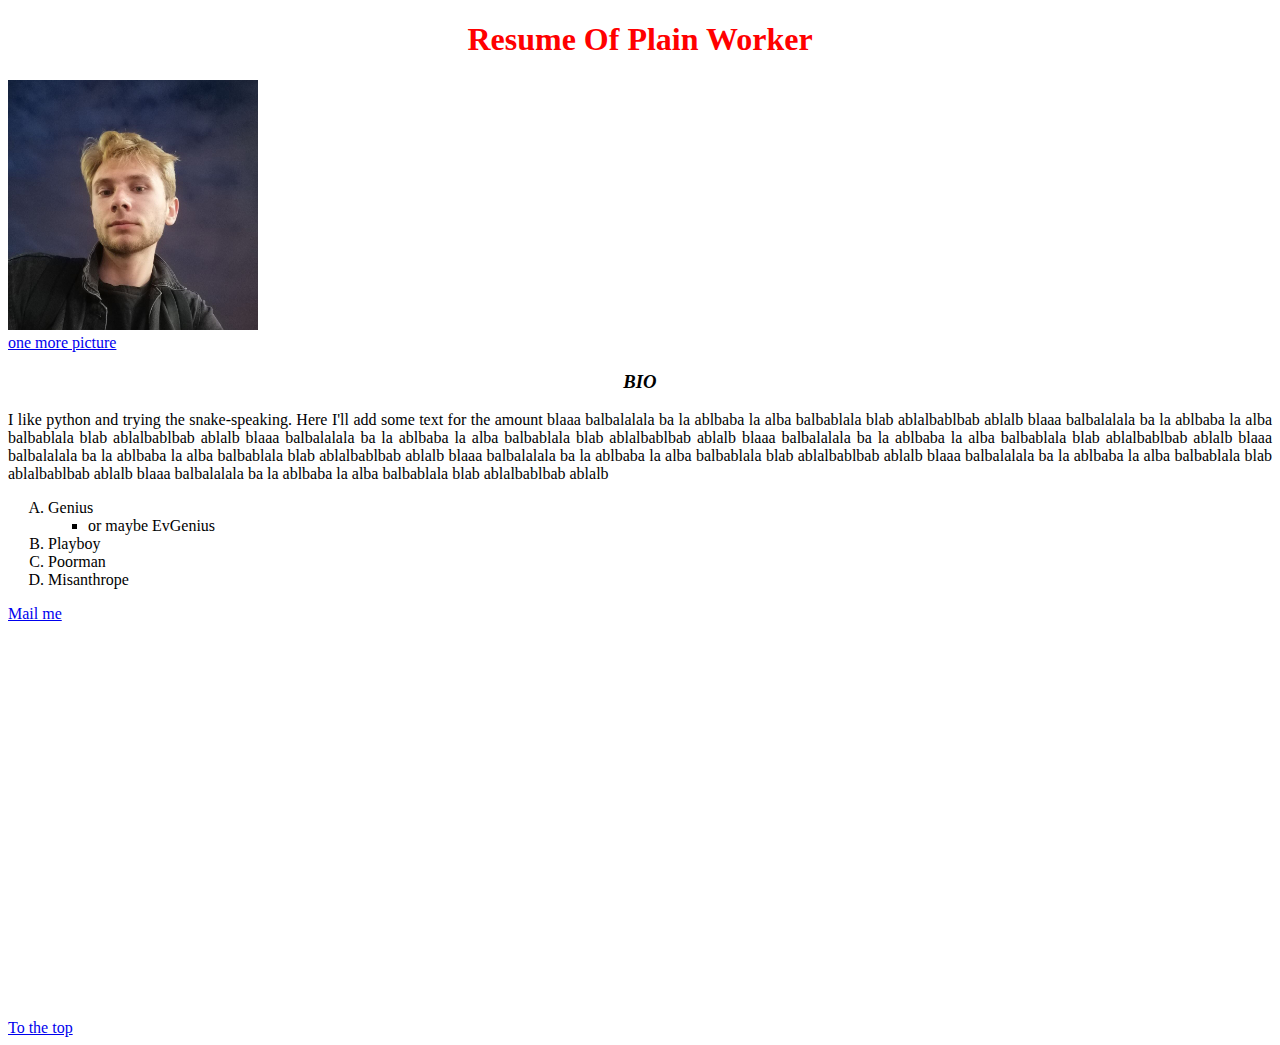
<file: practice1/index.html>
<!DOCTYPE html>
<html lang="en">
<head>
    <meta charset="UTF-8">
    <meta name="viewport" content="width=device-width, user-scalable=yes, initial-scale=1.0">
    <meta name="description" content="Резюме, Описание, Студент, Работяга, CV, Curriculum vitae, Resume">
    <title>CV - Hrakovich Evgeniy</title>
    <link rel="shortcut icon" type="image/svg" href="img/fav.png">
    <link rel="stylesheet" href="styles.css">
</head>
<body align="justify">
    <h1 id="main_header" align = "center">
        Resume Of Plain Worker
    </h1>
    <div id="avatar">
        <img src="img/me_square.jpg" width="250" height="250" alt="Profile Icon">
    </div>
    <div>
        <a target="_blank" href="https://sun9-52.userapi.com/impg/5BH3anXrPClbzvGsP_oatPI7WiLysQqE_cEX9Q/w5rNqW70-uk.jpg?size=800x800&quality=95&sign=a127ee45bf4ba9f0b17a48f362ed6d59&type=album" title="open in new tab">one more picture</a>
    </div>

   
    <h3 align = "center">
        <i>BIO</i>
    </h3>
    <div>
        <p font color="#325873">I like python and trying the snake-speaking. Here I'll add some text for the amount
            blaaa balbalalala ba la  ablbaba la alba balbablala blab ablalbablbab ablalb blaaa balbalalala ba la  ablbaba la alba balbablala blab ablalbablbab ablalb
            blaaa balbalalala ba la  ablbaba la alba balbablala blab ablalbablbab ablalb blaaa balbalalala ba la  ablbaba la alba balbablala blab ablalbablbab ablalb
            blaaa balbalalala ba la  ablbaba la alba balbablala blab ablalbablbab ablalb blaaa balbalalala ba la  ablbaba la alba balbablala blab ablalbablbab ablalb
            blaaa balbalalala ba la  ablbaba la alba balbablala blab ablalbablbab ablalb blaaa balbalalala ba la  ablbaba la alba balbablala blab ablalbablbab ablalb
        </p>
    </div>
    <div id="description_list">
        <ol type="A">
            <li>Genius
                <ul type="square">
                    <li>or maybe EvGenius</li>
                </ul>
            </li>
            <li>Playboy</li>
            <li>Poorman</li>
            <li>Misanthrope</li>
        </ol>
    </div>
    <div>
        <a href="mailto:grakovich-e@yandex.by">Mail me</a> 
    </div> 
    <a href="#main_header"><br><br><br><br><br><br><br><br><br><br><br><br><br><br><br><br><br><br><br><br><br><br>To the top</a>

</body>
</html>
</file>
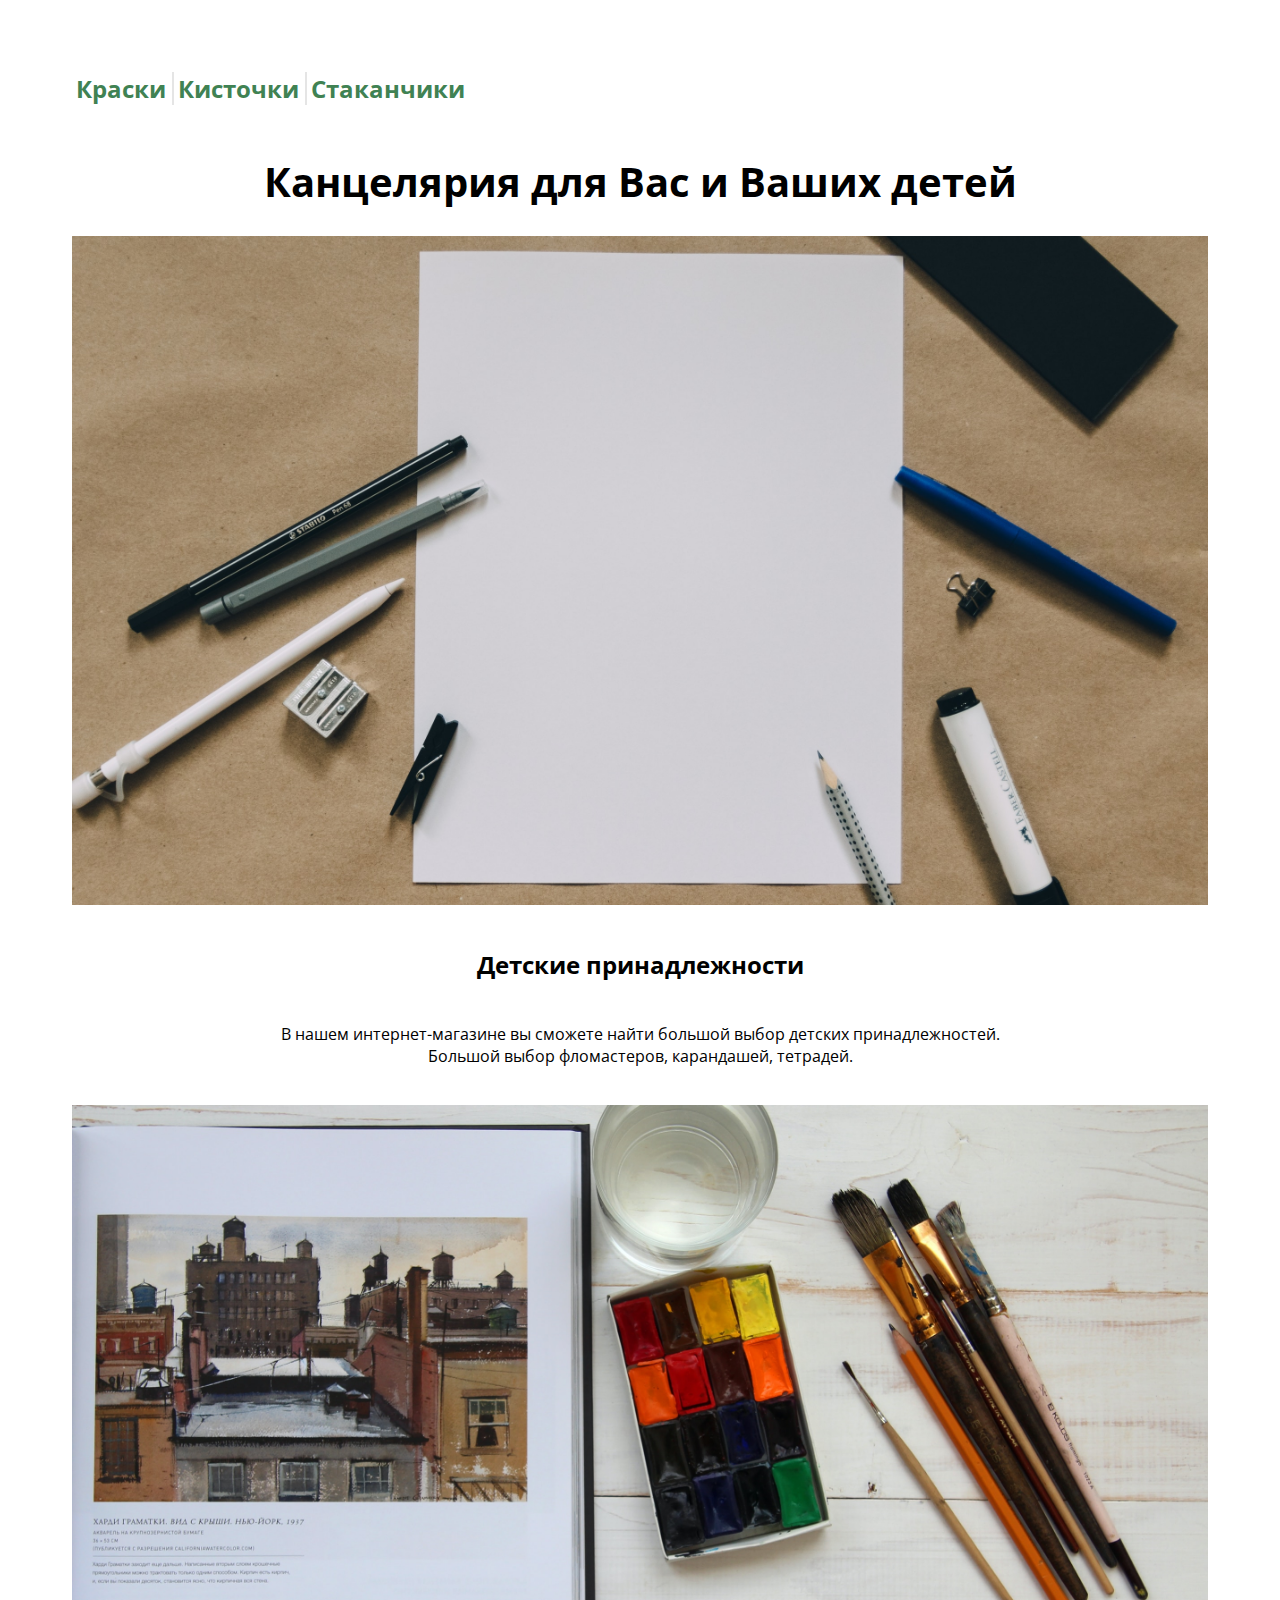
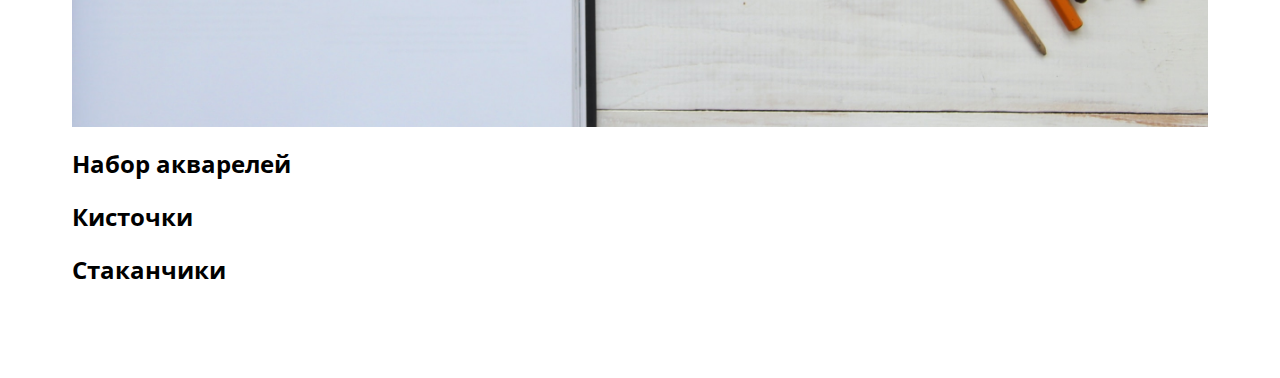
<file: site 2/html/index.html>
<!DOCTYPE html>
<html lang="en">
<head>
    <meta charset="UTF-8">
    <meta http-equiv="X-UA-Compatible" content="IE=edge">
    <meta name="viewport" content="width=device-width, initial-scale=1.0">
    <link rel="stylesheet" href="../style/styles.css">
    <title>Document</title>
</head>
<body>
    <header>

    </header>
    <article>
        <ul id="navbar">
            <li><a href="#paints"><strong>Краски</strong></a></li>
            <li><a href="#brushes"><strong>Кисточки</strong></a></li>
            <li><a href="#cups"><strong>Стаканчики</strong></a></li>
        </ul>
        <br>
        <h1>Канцелярия для Вас и Ваших детей</h1>
        <div><picture>
            <source	media="(max-width: 360px)" srcset="../img/main_low.png">
			<source	media="(max-width: 780px)" srcset="../img/main_mid.png">
			<img src="../img/main_desk.png" alt="main theme" />
        </div></picture>
        <h2 id="tools_header">Детские принадлежности</h2>
        <p>
            В нашем интернет-магазине вы сможете найти большой выбор детских принадлежностей.<br>Большой выбор фломастеров, карандашей, тетрадей.
        </p>
        <br>
        <img src="../img/tools.png" usemap="#map" alt="Tools picture">
        <map name="map"> <area shape="rect" alt="paints" 
            coords="543, 198, 742, 430" 
            href="#paints">
            <area shape="poly" alt="brushes" 
            coords="753,93, 912,551, 1111,494, 899,81"
            href="#brushes">
            <area shape="circle" alt="cups" 
            coords="616, 82, 159" 
            href="#cups">
            <area shape="rect" alt="album" 
            coords="0,25, 533,627" 
            href="https://arzamas.academy/mag/927-impressionism">
        <h2 id="paints">Набор акварелей</h2>
        <h2 id="brushes">Кисточки</h2>
        <h2 id="cups">Стаканчики</h2>
    </article>
    <footer>

    </footer>
</body>
</html>
</file>
<file: practice1/styles.css>
h1 {
    color: red; 
}
</file>
<file: site 2/style/styles.css>
@import url('https://fonts.googleapis.com/css2?family=Open+Sans:wght@400;700&display=swap');

body {
    font-family: 'Open Sans';
    padding: 5%;
}

h1 {
    text-align: center;
    font-size: 250%;
}

#tools_header {
    text-align: center;
    padding: 2%;
}

ul {
    list-style: none;
    margin: 0;
    padding-left: 0;
  }

li {
    display: inline;
    font-size: x-large;
    color: #408253;
    border-left:2px solid #E5E5E5;
    padding:0 2px 0 4px;
}
li:first-child {
    border:none;
}
a {
    color: #408253;
    text-decoration: none;
}
img {
    vertical-align: top;
    max-width: 100%;
    height: 100%;
}
picture {
    vertical-align: top;
    max-width: 100%;
    height: 100%;
}
p {
    text-align: center;
}
</file>
